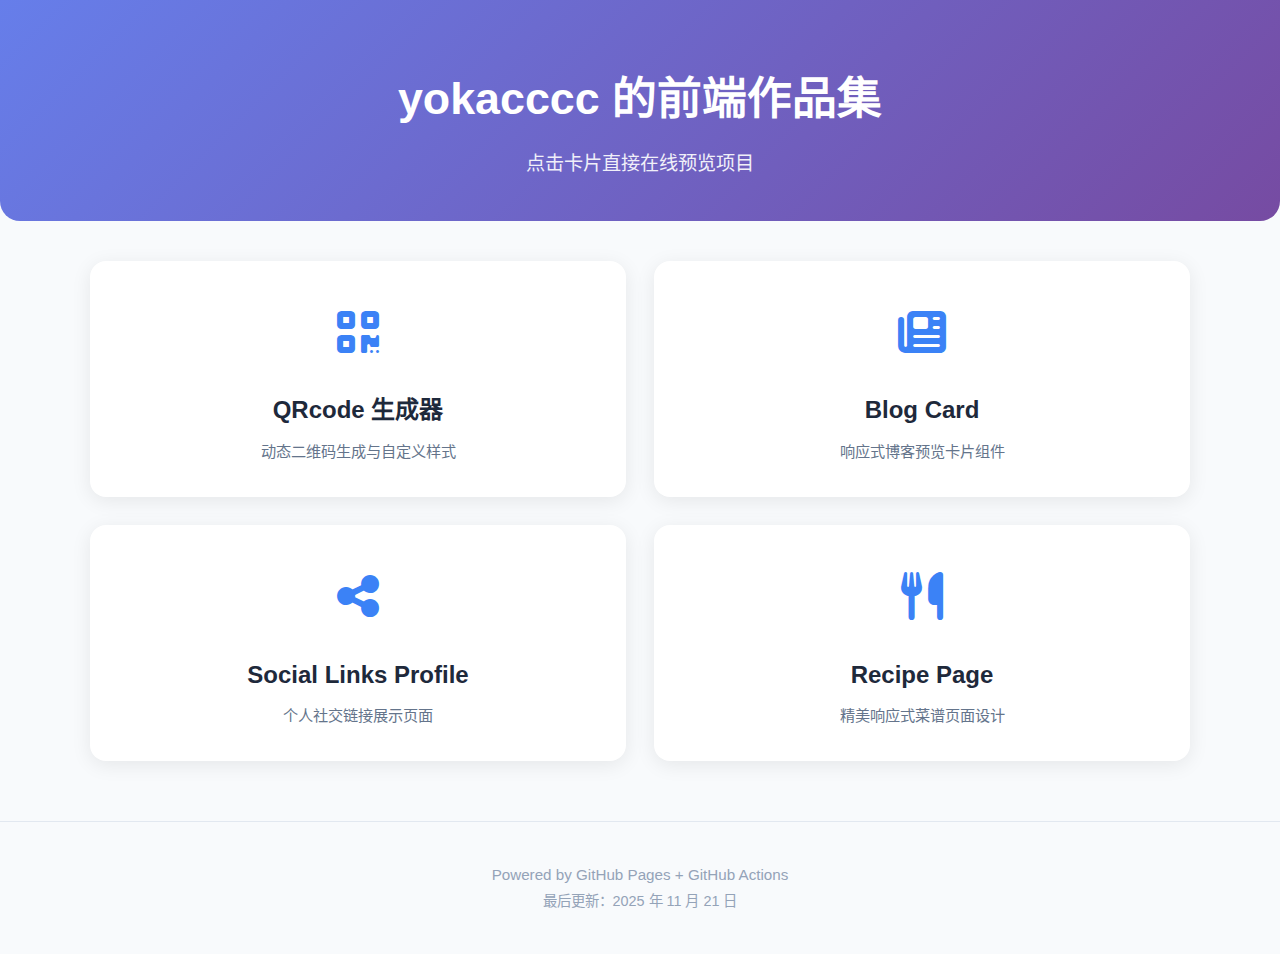
<file: index.html>
<!DOCTYPE html>
<html lang="zh-CN">
<head>
  <meta charset="utf-8">
  <title>yokacccc 的前端作品集</title>
  <meta name="viewport" content="width=device-width, initial-scale=1">
  <link rel="stylesheet" href="https://cdnjs.cloudflare.com/ajax/libs/font-awesome/6.5.0/css/all.min.css">
  <style>
    :root {
      --bg: #f8fafc;
      --card-bg: #ffffff;
      --text: #1e293b;
      --primary: #3b82f6;
      --gray: #64748b;
    }
    body {
      font-family: -apple-system, BlinkMacSystemFont, "Segoe UI", Roboto, "Helvetica Neue", Arial, sans-serif;
      margin: 0;
      background: var(--bg);
      color: var(--text);
      line-height: 1.7;
    }
    header {
      text-align: center;
      padding: 60px 20px 40px;
      background: linear-gradient(135deg, #667eea 0%, #764ba2 100%);
      color: white;
      margin-bottom: 40px;
      border-radius: 0 0 20px 20px;
    }
    h1 { margin: 0 0 12px 0; font-size: 2.8rem; font-weight: 700; }
    header p { margin: 0; font-size: 1.2rem; opacity: 0.9; }
    .container { max-width: 1100px; margin: 0 auto; padding: 0 20px; }

    .grid {
      display: grid;
      grid-template-columns: repeat(2, 1fr);
      gap: 28px;
      margin-bottom: 60px;
    }
    @media (max-width: 768px) {
      .grid { grid-template-columns: 1fr; }
      h1 { font-size: 2.2rem; }
    }

    .card {
      background: var(--card-bg);
      border-radius: 16px;
      overflow: hidden;
      box-shadow: 0 4px 20px rgba(0,0,0,0.08);
      transition: all 0.3s ease;
      text-align: center;
      display: flex;
      flex-direction: column;
      justify-content: center;
      min-height: 180px;
    }
    .card:hover {
      transform: translateY(-10px);
      box-shadow: 0 20px 40px rgba(0,0,0,0.15);
    }
    .card a {
      color: var(--text);
      text-decoration: none;
      padding: 32px 20px;
      display: flex;
      flex-direction: column;
      height: 100%;
      justify-content: center;
    }
    .card-icon {
      font-size: 3rem;
      margin-bottom: 16px;
      color: var(--primary);
    }
    .card h3 {
      margin: 0 0 8px 0;
      font-size: 1.5rem;
      font-weight: 600;
    }
    .card p {
      margin: 0;
      color: var(--gray);
      font-size: 0.95rem;
    }
    footer {
      text-align: center;
      padding: 40px 20px;
      color: #94a3b8;
      font-size: 0.95rem;
      border-top: 1px solid #e2e8f0;
    }
    .update-time { margin-top: 8px; font-size: 0.9rem; }
  </style>
</head>
<body>

  <header>
    <div class="container">
      <h1>yokacccc 的前端作品集</h1>
      <p>点击卡片直接在线预览项目</p>
    </div>
  </header>

  <div class="container">
    <div class="grid">

      <!-- 推荐写法：不手动写图标，让脚本自动匹配（以后加项目最省事） -->
      <div class="card">
        <a href="QRcode" target="_blank">
          <h3>QRcode 生成器</h3>
          <p>动态二维码生成与自定义样式</p>
        </a>
      </div>

      <div class="card">
        <a href="Blog-card" target="_blank">
          <h3>Blog Card</h3>
          <p>响应式博客预览卡片组件</p>
        </a>
      </div>

      <div class="card">
        <a href="Social-links-profile" target="_blank">
          <h3>Social Links Profile</h3>
          <p>个人社交链接展示页面</p>
        </a>
      </div>

      <div class="card">
        <a href="Recipe-page" target="_blank">
          <h3>Recipe Page</h3>
          <p>精美响应式菜谱页面设计</p>
        </a>
      </div>

      <!-- 继续加新项目就复制上面这几行就行，图标会自动出现！ -->

    </div>
  </div>

  <footer>
    <div class="container">
      Powered by GitHub Pages + GitHub Actions<br>
      <span class="update-time">最后更新：2025 年 11 月 21 日</span>
    </div>
  </footer>

  <!-- 自动图标脚本（必须放在最后，DOM 加载完才生效） -->
  <script>
    document.querySelectorAll('.card a').forEach(link => {
      const text = (link.textContent || '').trim().toLowerCase();
      const href = (link.getAttribute('href') || '').toLowerCase();
      let iconClass = 'fa-solid fa-code'; // 默认代码图标

      const iconMap = {
        'qrcode': 'fa-qrcode', 'qr': 'fa-qrcode',
        'blog': 'fa-newspaper', 'card': 'fa-id-card',
        'social': 'fa-share-alt', 'profile': 'fa-user-circle',
        'recipe': 'fa-utensils', 'food': 'fa-utensils',
        'todo': 'fa-tasks', 'calculator': 'fa-calculator',
        'weather': 'fa-cloud-sun', 'chat': 'fa-comments',
        'music': 'fa-music', 'player': 'fa-play-circle',
        'game': 'fa-gamepad', 'clock': 'fa-clock',
        'shop': 'fa-shopping-cart', 'dashboard': 'fa-chart-line',
        'react': 'fa-react', 'vue': 'fa-vuejs',
        // 你可以继续加...
      };

      for (const [keyword, ic] of Object.entries(iconMap)) {
        if (text.includes(keyword) || href.includes(keyword)) {
          iconClass = `fa-solid ${ic}`;
          break;
        }
      }

      // 只有没有手动图标才自动插入
      if (!link.querySelector('.card-icon')) {
        const iconDiv = document.createElement('div');
        iconDiv.className = 'card-icon';
        iconDiv.innerHTML = `<i class="${iconClass}"></i>`;
        link.insertBefore(iconDiv, link.firstChild);
      }
    });
  </script>
</body>
</html>
</file>
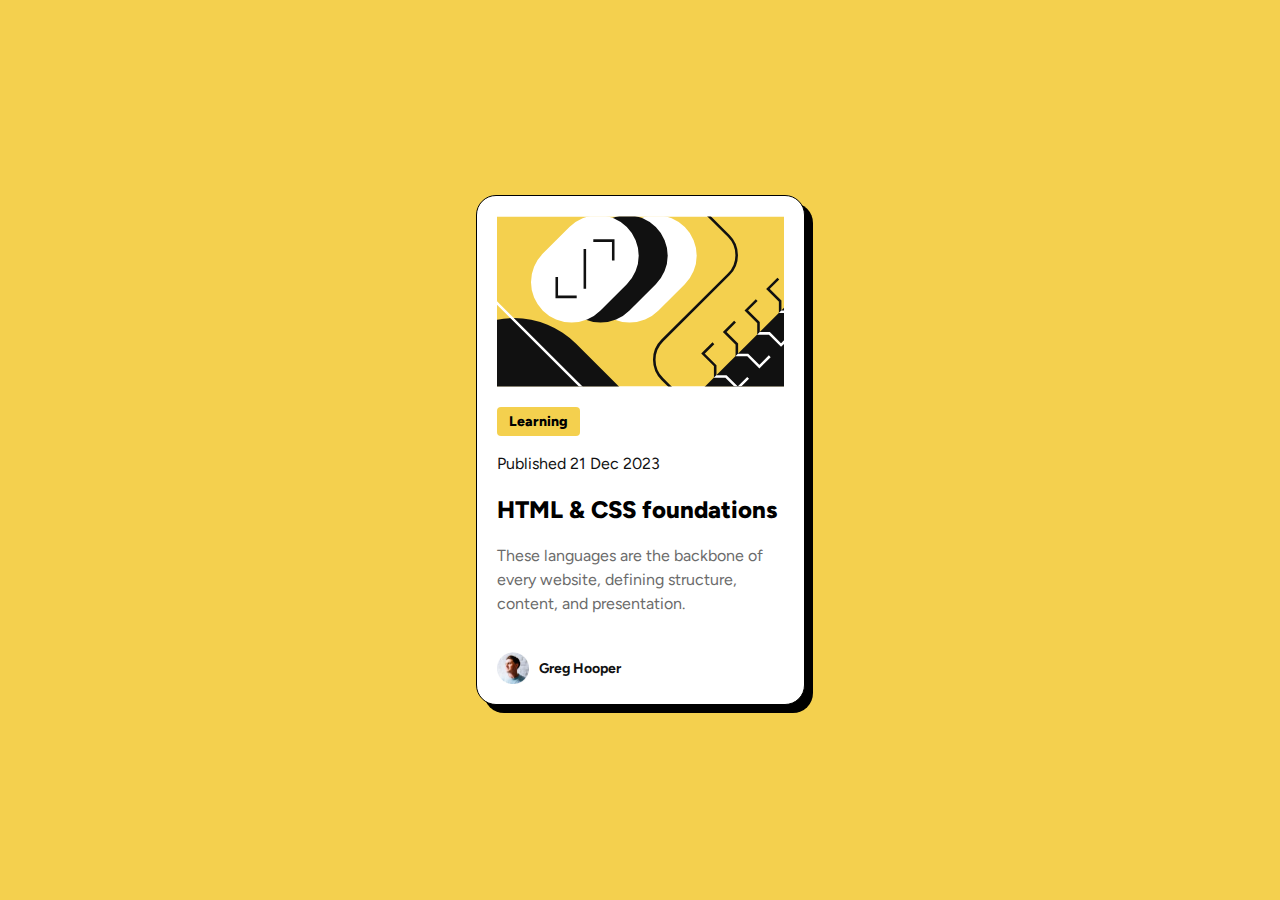
<file: Blog-card/index.html>
<!DOCTYPE html>
<html lang="en">
    <head>
        <meta charset="UTF-8" />
        <meta name="viewport" content="width=device-width, initial-scale=1.0" />
        <!-- displays site properly based on user's device -->

        <link rel="icon" type="image/png" sizes="32x32" href="./assets/images/favicon-32x32.png" />
        <link rel="preconnect" href="https://fonts.googleapis.com" />
        <link rel="preconnect" href="https://fonts.gstatic.com" crossorigin />
        <link
            href="https://fonts.googleapis.com/css2?family=Figtree:wght@400;800&display=swap"
            rel="stylesheet"
        />
        <link rel="stylesheet" href="css/style.css" />
        <title>Frontend Mentor | Blog preview card</title>
    </head>
    <body>
        <main class="card">
            <div class="image-banner">
                <img src="assets/images/illustration-article.svg" alt="a illustration" />
            </div>
            <section>
                <div class="text-content">
                    <div class="text-block">
                        <h2>Learning</h2>
                    </div>

                    <p class="text-black">Published 21 Dec 2023</p>
                    <h1>HTML & CSS foundations</h1>
                    <p>
                        These languages are the backbone of every website, defining structure,
                        content, and presentation.
                    </p>
                </div>
            </section>

            <section>
                <div class="profile">
                    <img src="assets/images/image-avatar.webp" alt="profile photo of Greg Hooper" />
                    <h3>Greg Hooper</h3>
                </div>
            </section>
        </main>
    </body>
</html>
</file>
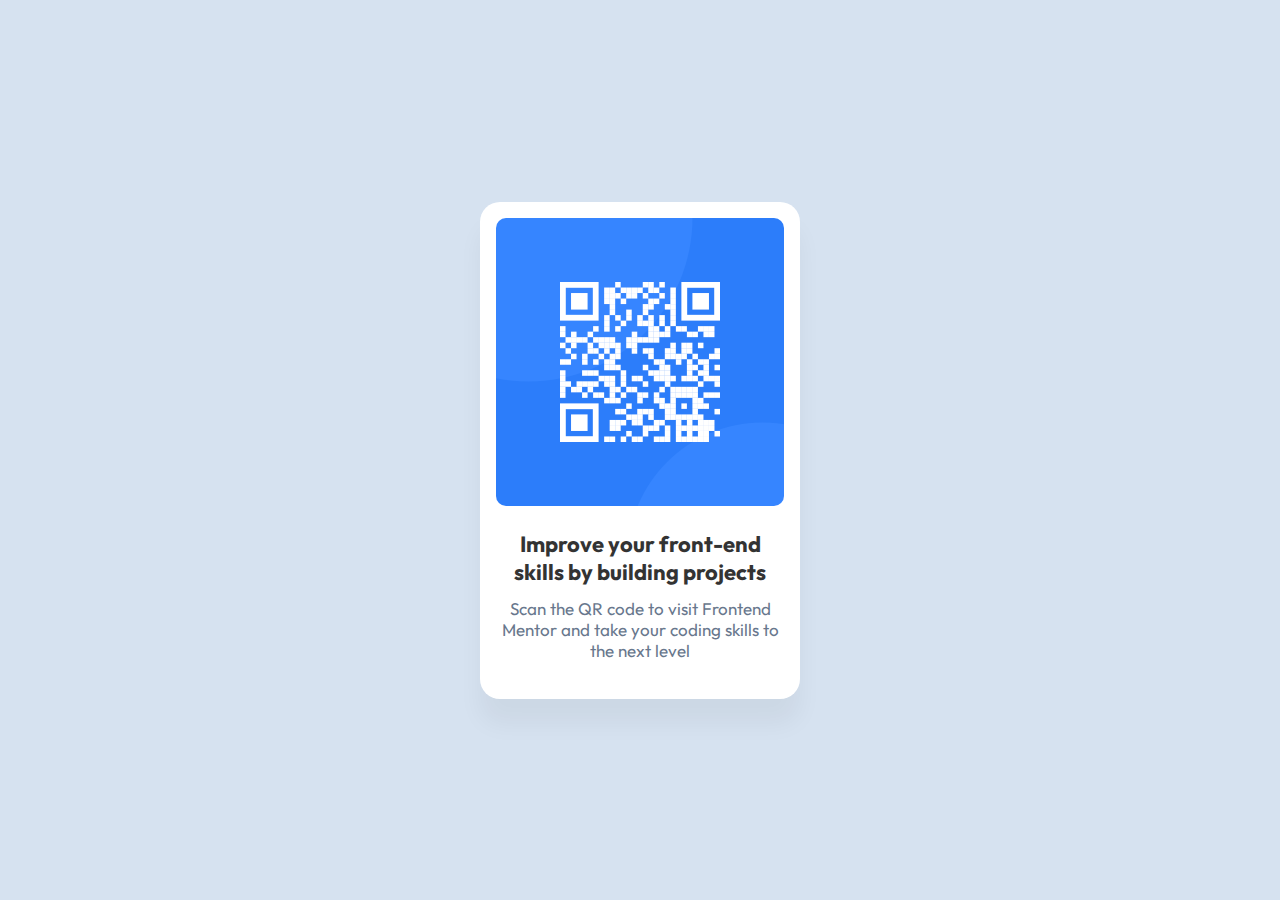
<file: docs/index.html>
<!DOCTYPE html>
<html lang="en">
    <head>
        <meta charset="UTF-8" />
        <meta name="viewport" content="width=device-width, initial-scale=1.0" />
        <!-- displays site properly based on user's device -->
        <link
            rel="icon"
            type="image/png"
            sizes="32x32"
            href="./images/favicon-32x32.png"
        />
        <!-- Google Fonts -->
        <link rel="preconnect" href="https://fonts.googleapis.com">
        <link rel="preconnect" href="https://fonts.gstatic.com" crossorigin>
        <link href="https://fonts.googleapis.com/css2?family=Outfit:wght@400;700&display=swap" rel="stylesheet">
        <link rel="stylesheet" href="css/style.css" />
        
        <title>Frontend Mentor | QR code component</title>
    </head>
    <body>

      <main class="card">
          <img src="./images/image-qr-code.png" alt="QR Code" />
          <div> 
            <div class="text">
              <h1 class="title">Improve your front-end skills by building projects</h1>
              <p class="description">
                Scan the QR code to visit Frontend Mentor and take your
                coding skills to the next level
              </p>
            </div>
          </div>
      </main>

    </body>
</html>
</file>
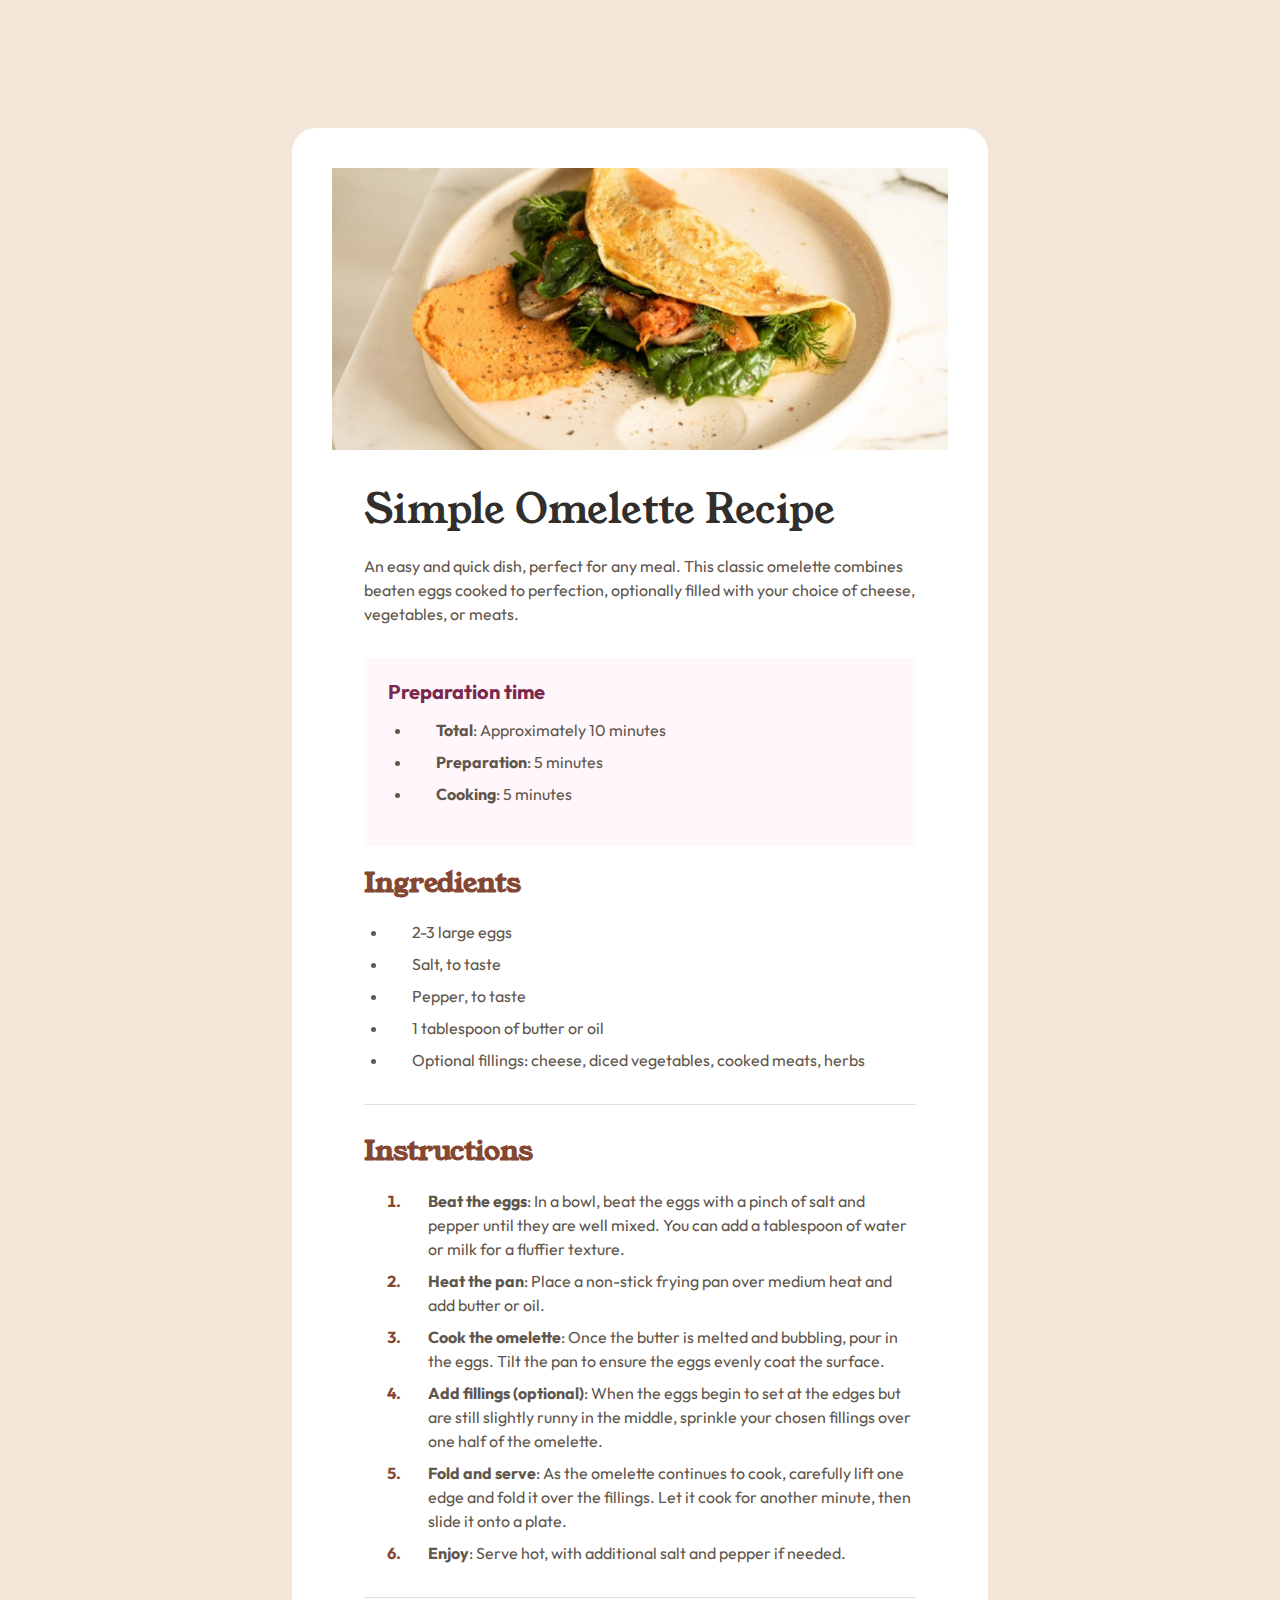
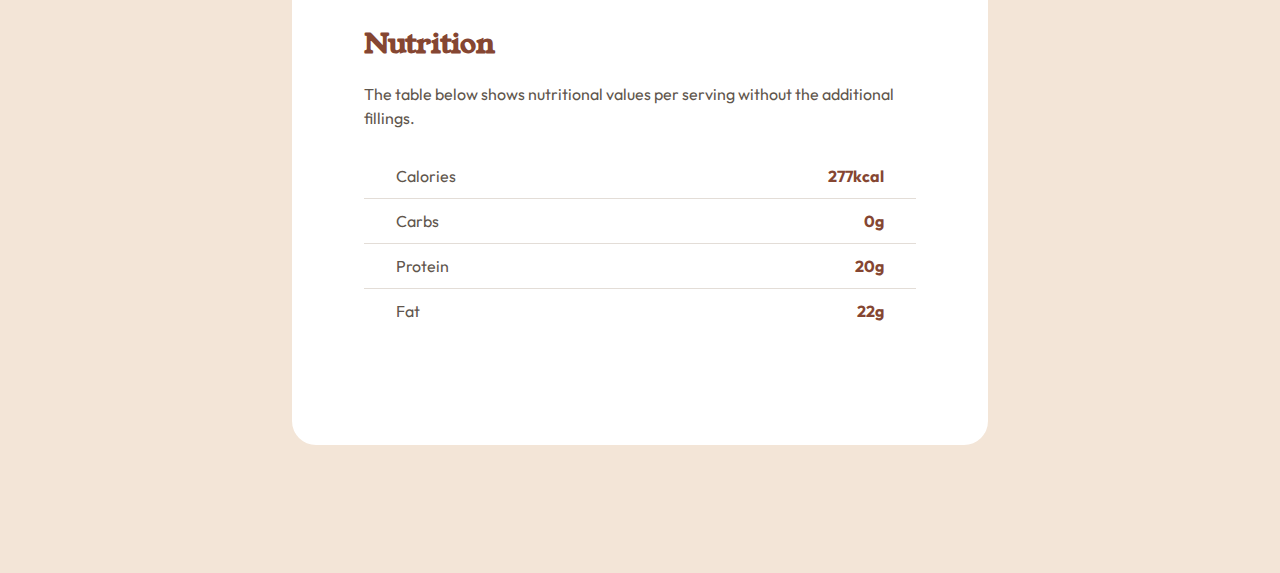
<file: Recipe-page/index.html>
<!DOCTYPE html>
<html lang="en">
    <head>
        <meta charset="UTF-8" />
        <meta name="viewport" content="width=device-width, initial-scale=1.0" />
        <!-- displays site properly based on user's device -->

        <link rel="icon" type="image/png" sizes="32x32" href="./assets/images/favicon-32x32.png" />
        <link rel="preconnect" href="https://fonts.googleapis.com" />
        <link rel="preconnect" href="https://fonts.gstatic.com" crossorigin />
        <link
            href="https://fonts.googleapis.com/css2?family=Outfit:wght@100..900&family=Young+Serif&display=swap"
            rel="stylesheet"
        />
        <link rel="stylesheet" href="css/style.css" />
        <title>Frontend Mentor | Recipe page</title>
    </head>
    <body>
        <main class="main">
            <div class="recipe-page">
                <img
                    src="assets/images/image-omelette.jpeg"
                    alt="an omelette"
                    class="recipe-image"
                />
                <div class="container">
                    <section class="recipe-details">
                        <div class="recipe-header">
                            <h1>Simple Omelette Recipe</h1>
                            <p>
                                An easy and quick dish, perfect for any meal. This classic omelette
                                combines beaten eggs cooked to perfection, optionally filled with
                                your choice of cheese, vegetables, or meats.
                            </p>
                        </div>
                        <div class="prep-time">
                            <h3>Preparation time</h3>
                            <ul class="time-list">
                                <li><strong>Total</strong>: Approximately 10 minutes</li>
                                <li><strong>Preparation</strong>: 5 minutes</li>
                                <li><strong>Cooking</strong>: 5 minutes</li>
                            </ul>
                        </div>
                        <div class="ingredients">
                            <h2>Ingredients</h2>
                            <ul class="ingredients-list">
                                <li>2-3 large eggs</li>
                                <li>Salt, to taste</li>
                                <li>Pepper, to taste</li>
                                <li>1 tablespoon of butter or oil</li>
                                <li>
                                    Optional fillings: cheese, diced vegetables, cooked meats, herbs
                                </li>
                            </ul>
                        </div>
                    </section>

                    <section class="instructions">
                        <h2>Instructions</h2>
                        <ol class="instructions-list">
                            <li>
                                <strong>Beat the eggs</strong>: In a bowl, beat the eggs with a
                                pinch of salt and pepper until they are well mixed. You can add a
                                tablespoon of water or milk for a fluffier texture.
                            </li>
                            <li>
                                <strong>Heat the pan</strong>: Place a non-stick frying pan over
                                medium heat and add butter or oil.
                            </li>
                            <li>
                                <strong>Cook the omelette</strong>: Once the butter is melted and
                                bubbling, pour in the eggs. Tilt the pan to ensure the eggs evenly
                                coat the surface.
                            </li>
                            <li>
                                <strong>Add fillings (optional)</strong>: When the eggs begin to set
                                at the edges but are still slightly runny in the middle, sprinkle
                                your chosen fillings over one half of the omelette.
                            </li>
                            <li>
                                <strong>Fold and serve</strong>: As the omelette continues to cook,
                                carefully lift one edge and fold it over the fillings. Let it cook
                                for another minute, then slide it onto a plate.
                            </li>
                            <li>
                                <strong>Enjoy</strong>: Serve hot, with additional salt and pepper
                                if needed.
                            </li>
                        </ol>
                    </section>

                    <section class="nutrition">
                        <h2>Nutrition</h2>
                        <p>
                            The table below shows nutritional values per serving without the
                            additional fillings.
                        </p>
                        <div>
                            <table class="nutrition-table">
                                <tr>
                                    <td class="label">Calories</td>
                                    <td class="value">277kcal</td>
                                </tr>
                                <tr>
                                    <td class="label">Carbs</td>
                                    <td class="value">0g</td>
                                </tr>
                                <tr>
                                    <td class="label">Protein</td>
                                    <td class="value">20g</td>
                                </tr>
                                <tr>
                                    <td class="label">Fat</td>
                                    <td class="value">22g</td>
                                </tr>
                            </table>
                        </div>
                    </section>
                </div>
            </div>
        </main>
    </body>
</html>
</file>
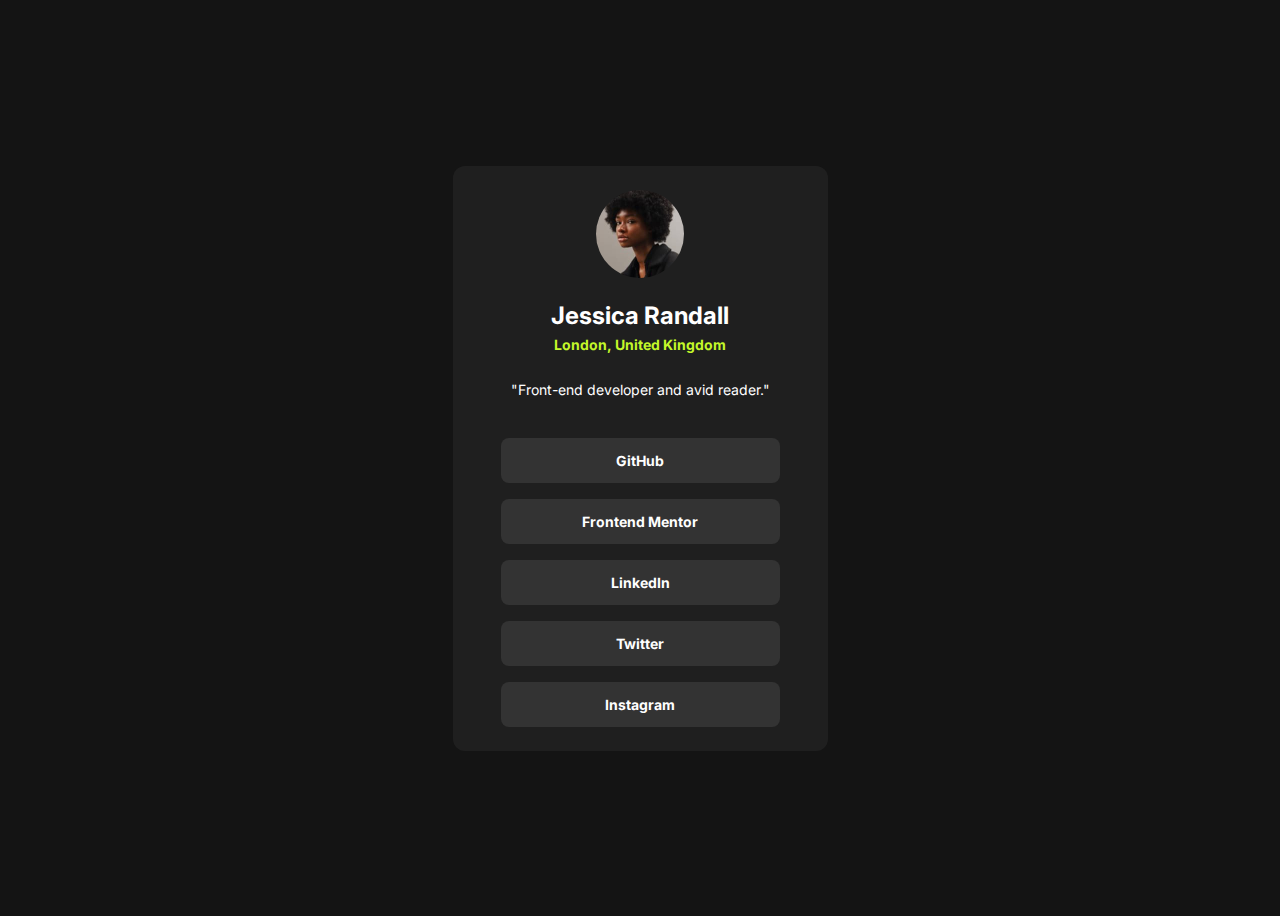
<file: Social-links-profile/index.html>
<!DOCTYPE html>
<html lang="en">
    <head>
        <meta charset="UTF-8" />
        <meta name="viewport" content="width=device-width, initial-scale=1.0" />
        <!-- displays site properly based on user's device -->

        <link rel="icon" type="image/png" sizes="32x32" href="./assets/images/favicon-32x32.png" />
        <link rel="preconnect" href="https://fonts.googleapis.com" />
        <link rel="preconnect" href="https://fonts.gstatic.com" crossorigin />
        <link
            href="https://fonts.googleapis.com/css2?family=Inter:wght@400;600;700&display=swap"
            rel="stylesheet"
        />
        <link rel="stylesheet" href="css/style.css" />
        <title>Frontend Mentor | Social links profile</title>
    </head>
    <body>
        <main class="card">
            <section>
                <div class="profile-info">
                    <img
                        src="assets/images/avatar-jessica.jpeg"
                        alt="profile picture of Jessica Randall"
                    />
                    <div class="text-content">
                        <h1>Jessica Randall</h1>
                        <h2>London, United Kingdom</h2>
                        <p>"Front-end developer and avid reader."</p>
                    </div>
                </div>
            </section>
            <section>
                <ul class="social-links">
                    <li class="github">
                        <a href="javascript:void(0)">GitHub</a>
                    </li>
                    <li class="frontend-mentor">
                        <a href="javascript:void(0)">Frontend Mentor</a>
                    </li>
                    <li class="linkedin">
                        <a href="javascript:void(0)">LinkedIn</a>
                    </li>
                    <li class="twitter">
                        <a href="javascript:void(0)">Twitter</a>
                    </li>
                    <li class="instagram">
                        <a href="javascript:void(0)">Instagram</a>
                    </li>
                </ul>
            </section>
        </main>
    </body>
</html>
</file>
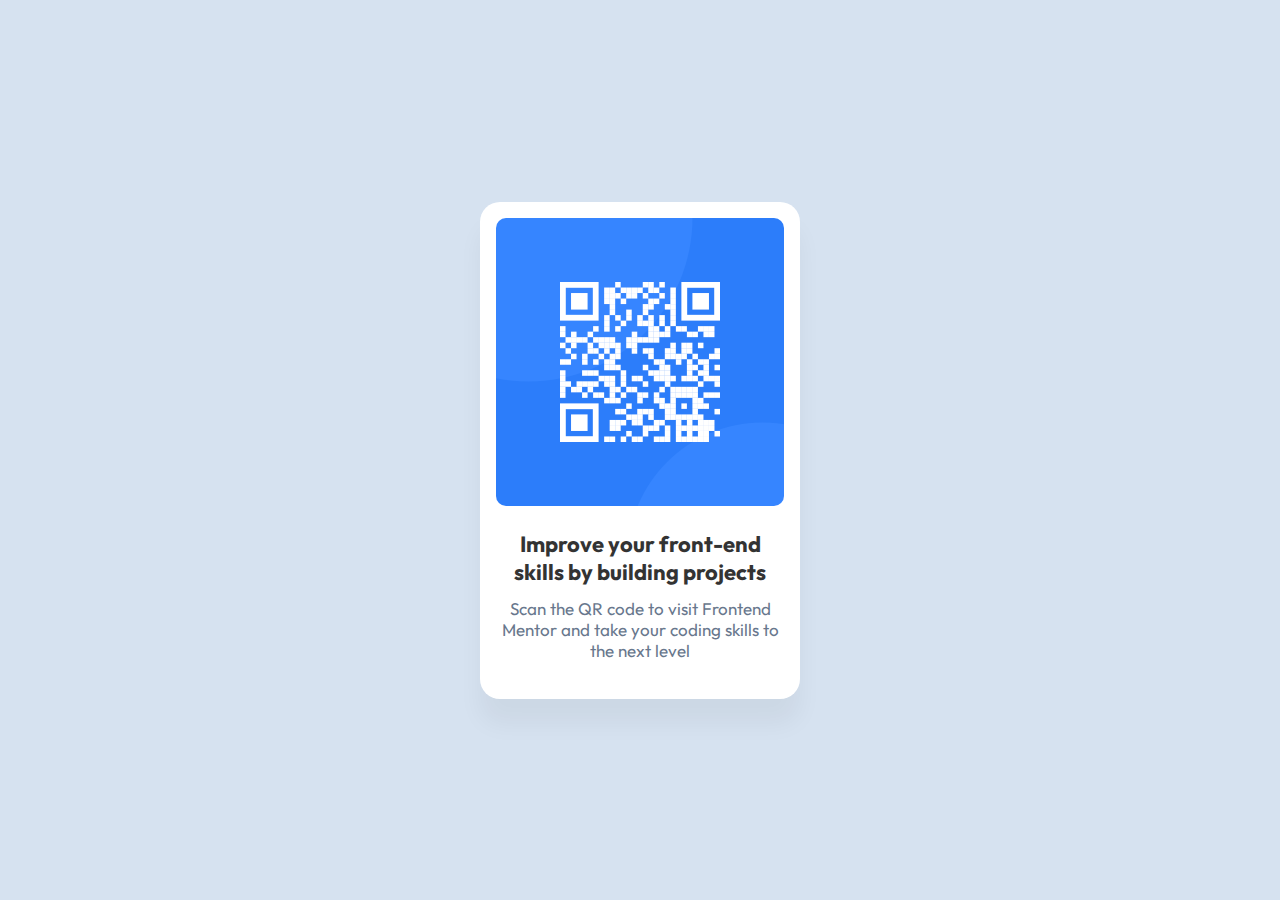
<file: QR code practice/qr-code-component-main/index.html>
<!DOCTYPE html>
<html lang="en">
    <head>
        <meta charset="UTF-8" />
        <meta name="viewport" content="width=device-width, initial-scale=1.0" />
        <!-- displays site properly based on user's device -->
        <link
            rel="icon"
            type="image/png"
            sizes="32x32"
            href="./images/favicon-32x32.png"
        />
        <link rel="stylesheet" href="css/style.css" />
        
        <!-- Google Fonts -->
        <link rel="preconnect" href="https://fonts.google.com">
        <link href="https://fonts.googleapis.com/css2?family=Outfit:wght@400;700&display=swap" rel="stylesheet">
        
        <title>Frontend Mentor | QR code component</title>
    </head>
    <body>

      <main class="card">
          <img src="./images/image-qr-code.png" alt="QR Code" />
          <div> 
            <div class="text">
              <h1 class="title">Improve your front-end skills by building projects</h1>
              <p class="description">
                Scan the QR code to visit Frontend Mentor and take your
                coding skills to the next level
              </p>
            </div>
          </div>
      </main>

    </body>
</html>
</file>
<file: Blog-card/css/style.css>
body {
    margin: 0;
    font-family: "Figtree", sans-serif;
    background-color: #F4D04E;

    display: flex;  /* 开启flex */
    justify-content:center; /* 水平居中 */
    align-items: center; /* 垂直居中 */
    height: 100vh; /* 视口高度 */
}

.card {
    background-color: white;
    width: 327px;
    border-radius: 20px;
    border: solid 1px black;
    box-shadow: 8px 8px 0px 0px black;
}

.text-content {
    padding: 20px;
    padding-bottom: 0;
}

.text-block {
    background-color: #F4D04E;
    display: inline-flex;
    align-items: center;
    padding: 4px 12px;
    border-radius: 4px;
}

.text-content h1 {
    margin: 0;
    font-size: 24px;
    font-weight: 800;
    line-height: 1.5;
    letter-spacing: 0px;
}

.text-block h2 {
    margin: 0;
    font-size: 14px;
    font-weight: 800;
    line-height: 1.5;
    letter-spacing: 0px;
}

.text-content p {
    font-size: 16px;
    line-height: 1.5;
    letter-spacing: 0px;
    color: hsl(0, 0%, 42%)
}

.image-banner {
    display: block;
    margin: 0;
    padding: 20px 20px 0px 20px;
}

.image-banner img {
    display: block;
    border-radius: 10 px;
    width: 100%;
    height: auto;
}

.text-content .text-black {
    color: hsl(0, 0%, 7%);
}

.profile {
    padding: 20px;
    display: flex;
}

.profile img {
    height: 32px;
    width: 32px;
    margin-right: 10px;
}

.profile h3 {
    display: flex;
    font-size: 14px;
    line-height: 1.5;
    margin: 0;
    color: hsl(0, 0%, 7%);
    align-items: center;
}

@media (min-width: 1440px) {
    .card {
        width: 384px;
    }
}
</file>
<file: docs/css/style.css>
* {
  margin: 0;
  padding: 0;
  box-sizing: border-box;
}

body {
    margin: 0;
    background-color: hsl(212, 45%, 89%);
    min-height: 100vh;
    font-family: "Outfit", sans-serif;

    display: flex;
    justify-content: center;
    align-items: center;
}

.card {
    width: 320px;
    height: 497px;
    background-color: #ffffff;
    border-radius: 20px;
    text-align: center;
    padding: 16px;
    box-shadow: 0 25px 25px rgba(0, 0, 0, 0.0476518);
}

img {
    width: 100%;
    display: block;
    border-radius: 10px;
    margin-bottom: 24px;
}

.title {
    font-size: 22px;
    font-weight: 700;
    color: #333333;
    text-align: center;
}

.description {
    font-size: 17px;
    font-weight: 400;
    font-family: 'Outfit', sans-serif; 
    color: #68778d;
    margin: 12px 0;
    text-align: center;
}
</file>
<file: Recipe-page/css/style.css>
body {
    font-family: "Outfit", "Young Serif", sans-serif, serif;
    margin: 0;
    padding: 0;

    display: flex;
    flex-direction: column;
    align-items: center;
    min-height: 100vh;
}

.recipe-image {
    display: block;
    max-inline-size: 100%;
    object-fit: cover; /* 可选：确保图片不会变形 */
}

.container {
    padding: 40px 32px;
    background-color: white;
} 

h1 {
    font-family: "Young Serif";
    font-weight: 400;
    font-size: 2.5rem;
    line-height: 1;
    margin: 0;
    color: #312E2C; /* 标题主要颜色 */
}

h2 {
    font-size: 28px;
    font-family: "Young Serif";
    line-height: 1;
    font-weight: 600;
    color: #854632; /* h2颜色 */
}

.recipe-header {
    margin-bottom: 32px;
}

.recipe-details {
    margin-bottom: 32px;
}

p {
    font-size: 16px;
    color: #5F564D; /* 描述文字颜色 */
    line-height: 1.5;
    margin-top: 24px;
    margin-bottom: 0px;
}

.prep-time {
    background-color: #FFF7FB; /* 淡粉色背景 */
    padding: 24px;
}

.prep-time h3 {
    font-size: 20px;
    font-family: "Outfit";
    line-height: 1;
    color: #7A284E; /* rose-800 颜色 */
    margin-top: 0;
    margin-bottom: 16px;
}

.time-list {
    display: flex;
    flex-direction: column;
    gap: 8px;

    padding-left: 1.5rem;
    list-style-position: outside;
}

.time-list li {
    font-size: 16px;
    color: #5F564D; /* rose-600 颜色 */
    line-height: 1.5;
    padding-left: 1.5rem;
}

.ingredients-list {
    display: flex;
    flex-direction: column;
    gap: 8px;

    padding-left: 1.5rem;
    list-style-position: outside;
}

.ingredients-list li {
    font-size: 16px;
    color: #5F564D; /* rose-600 颜色 */
    line-height: 1.5;
    padding-left: 1.5rem;
}

.instructions {
    border-top: 1px solid #E3DDD7;
    padding-top: 32px;
    padding-bottom: 32px;
}

.instructions h2 {
    margin: 0 0 24px 0;
}

.instructions-list {
    display: flex;
    flex-direction: column;
    gap: 8px;

    list-style-position: outside;
    margin-top: 0;
    margin-bottom: 0;
}

.instructions-list li {
    font-size: 16px;
    color: #5F564D; /* rose-600 颜色 */
    line-height: 1.5;
    padding-left: 1.5rem;
}

.instructions-list ::marker {
    font-size: 16px;
    font-weight: 700;
    color: #854632; /* rose-800 颜色 */
}

.nutrition {
    border-top: 1px solid #E3DDD7;
    padding-top: 32px;
}

.nutrition h2 {
    margin: 0 0 24px 0;
}

.nutrition {
    border-top: 1px solid #E3DDD7;
    padding-top: 32px;
    padding-bottom: 32px;
}

.nutrition p {
    color: #5F564D; /* rose-600 颜色 */
    font-size: 16px;
    line-height: 1.5;
}

.nutrition-table {
    width: 100%;
    border-collapse: collapse;
    margin-top: 24px;
}

.nutrition-table td {
    padding: 12px 0;                    /* 每行上下间距 */
    font-size: 16px;
}

.nutrition-table .label {
    padding-left: 32px;                 /* 左边文字距离左边 32px */
    color: #5F564D;
    width: 50%;                         /* 关键：固定比例 */
}

.nutrition-table .value {
    padding-right: 32px;                /* 右边数值距离右边 32px */
    text-align: right;
    color: #854632;
    font-weight: 700;
}

/* 每行下面的浅色分隔线（除了最后一行） */
.nutrition-table tr {
    border-bottom: 1px solid #E3DDD7;
}

.nutrition-table tr:last-child {
    border-bottom: none;
}

@media (min-width:1440px) {
    body {
        background-color: #F3E5D7;
    }

    /* .main{
        padding: 40px;
    } */

    .recipe-page {
        background-color: white;
        max-width: 736px;
        padding: 40px;
        margin: 128px auto; /* 上下间距128px，左右居中 */
        border-radius: 24px;
    }

    .recipe-image {
        border-radius: 12px;
    }
}

@media (min-width: 768px) {
    body {
        background-color: #F3E5D7;
    }

    .recipe-page {
        background-color: white;
        max-width: 616px;
        padding: 40px;
        margin: 128px auto; /* 上下间距128px，左右居中 */
        border-radius: 24px;
    }
}
</file>
<file: Social-links-profile/css/style.css>
body {
    font-family: "Inter", sans-serif;
    background-color: #141414;

    display: flex;
    justify-content: center;
    align-items: center;
    min-height: 100vh;
}

.card {
    background-color: #1F1F1F;
    width: 327px;
    padding: 24px;
    border-radius: 12px;

    display: flex;
    flex-direction: column;   /* 垂直排列 - li 不会横排 */
    align-items: center;   
}

.profile-info img {
    display: block;
    border-radius: 50%;
    height: 88px;
    width: 88px;
    margin: 0 auto;
}

.profile-info h1 {
    color: white;
    font-weight: 700;
    font-size: 24px;
    line-height: 1.5;
    letter-spacing: 0;
    text-align: center;
    margin: 20px 0 0 0;
}

.profile-info h2 {
    color: #C4F82A;
    font-weight: 700;
    font-size: 14px;
    line-height: 1.5;
    letter-spacing: 0;
    text-align: center;
    margin: 0;
}

.profile-info p {
    color: white;
    font-size: 14px;
    text-align: center;
    line-height: 1.5;
    letter-spacing: 0;
    margin-top: 24px;
}

.social-links{
    margin:24px auto 0px auto;
    padding: 0px;
    width: 279px;
    
}

.social-links li {
    list-style-type: none;
    text-align: center;
    margin: 16px 0px 0px 0px;
    padding: 12px 0px 12px 0px;
    border-radius: 8px;
    background-color: #333333;
}

.social-links li a {
    font-size: 14px;
    line-height: 1.5;
    font-weight: 700;
    color:white;
    text-decoration: none;
}

@media (min-width: 1440px) {
    .card {
        width: 304px;
        padding: 40px;
    }
    .social-links{
        width:  304px;
        padding: 0px;
        margin:24px 0px 0px 0px;
    }
    .social-links li {
        text-align: center;
    }
}
</file>
<file: QR code practice/qr-code-component-main/css/style.css>
* {
  margin: 0;
  padding: 0;
  box-sizing: border-box;
}

body {
    margin: 0;
    background-color: hsl(212, 45%, 89%);
    min-height: 100vh;
    font-family: "Outfit", sans-serif;

    display: flex;
    justify-content: center;
    align-items: center;
}

.card {
    width: 320px;
    height: 497px;
    background-color: #ffffff;
    border-radius: 20px;
    text-align: center;
    padding: 16px;
    box-shadow: 0 25px 25px rgba(0, 0, 0, 0.0476518);
}

img {
    width: 100%;
    display: block;
    border-radius: 10px;
    margin-bottom: 24px;
}

.title {
    font-size: 22px;
    font-weight: 700;
    color: #333333;
    text-align: center;
}

.description {
    font-size: 17px;
    font-weight: 400;
    font-family: 'Outfit', sans-serif; 
    color: #68778d;
    margin: 12px 0;
    text-align: center;
}
</file>
